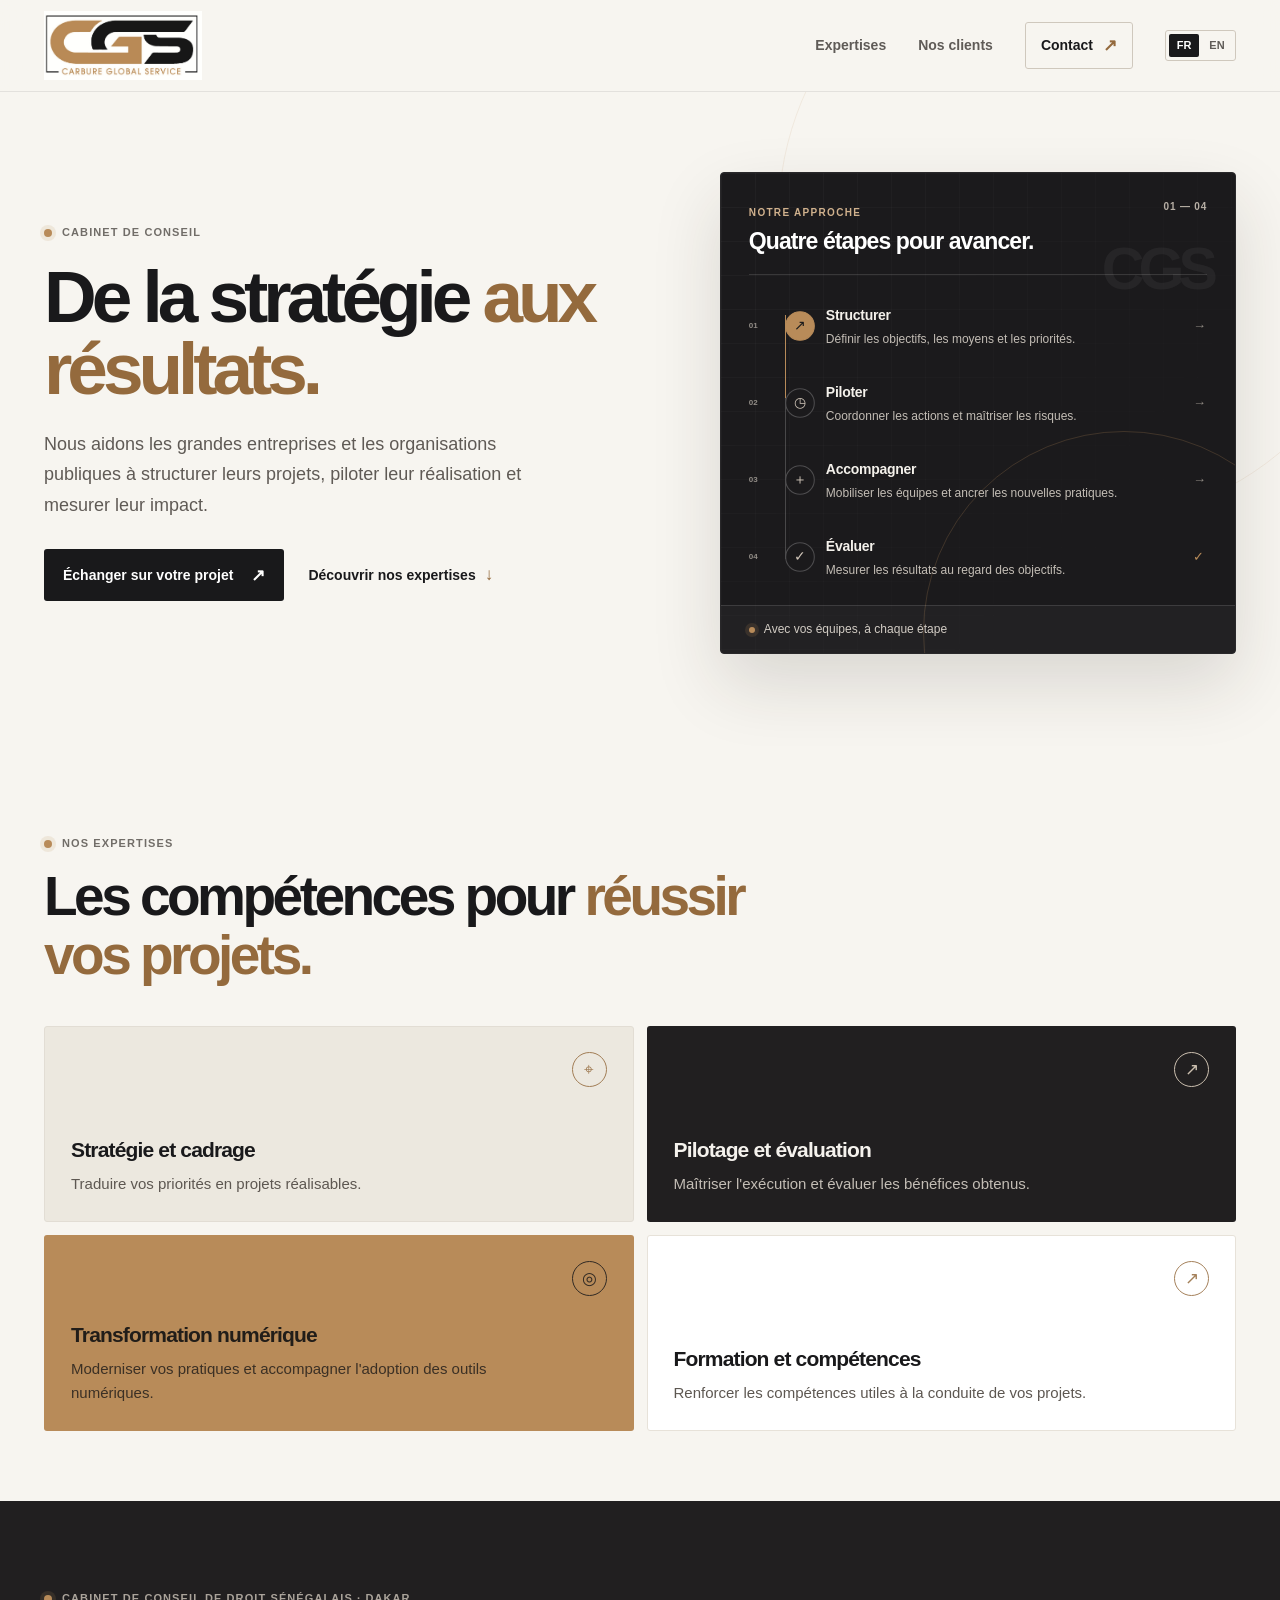
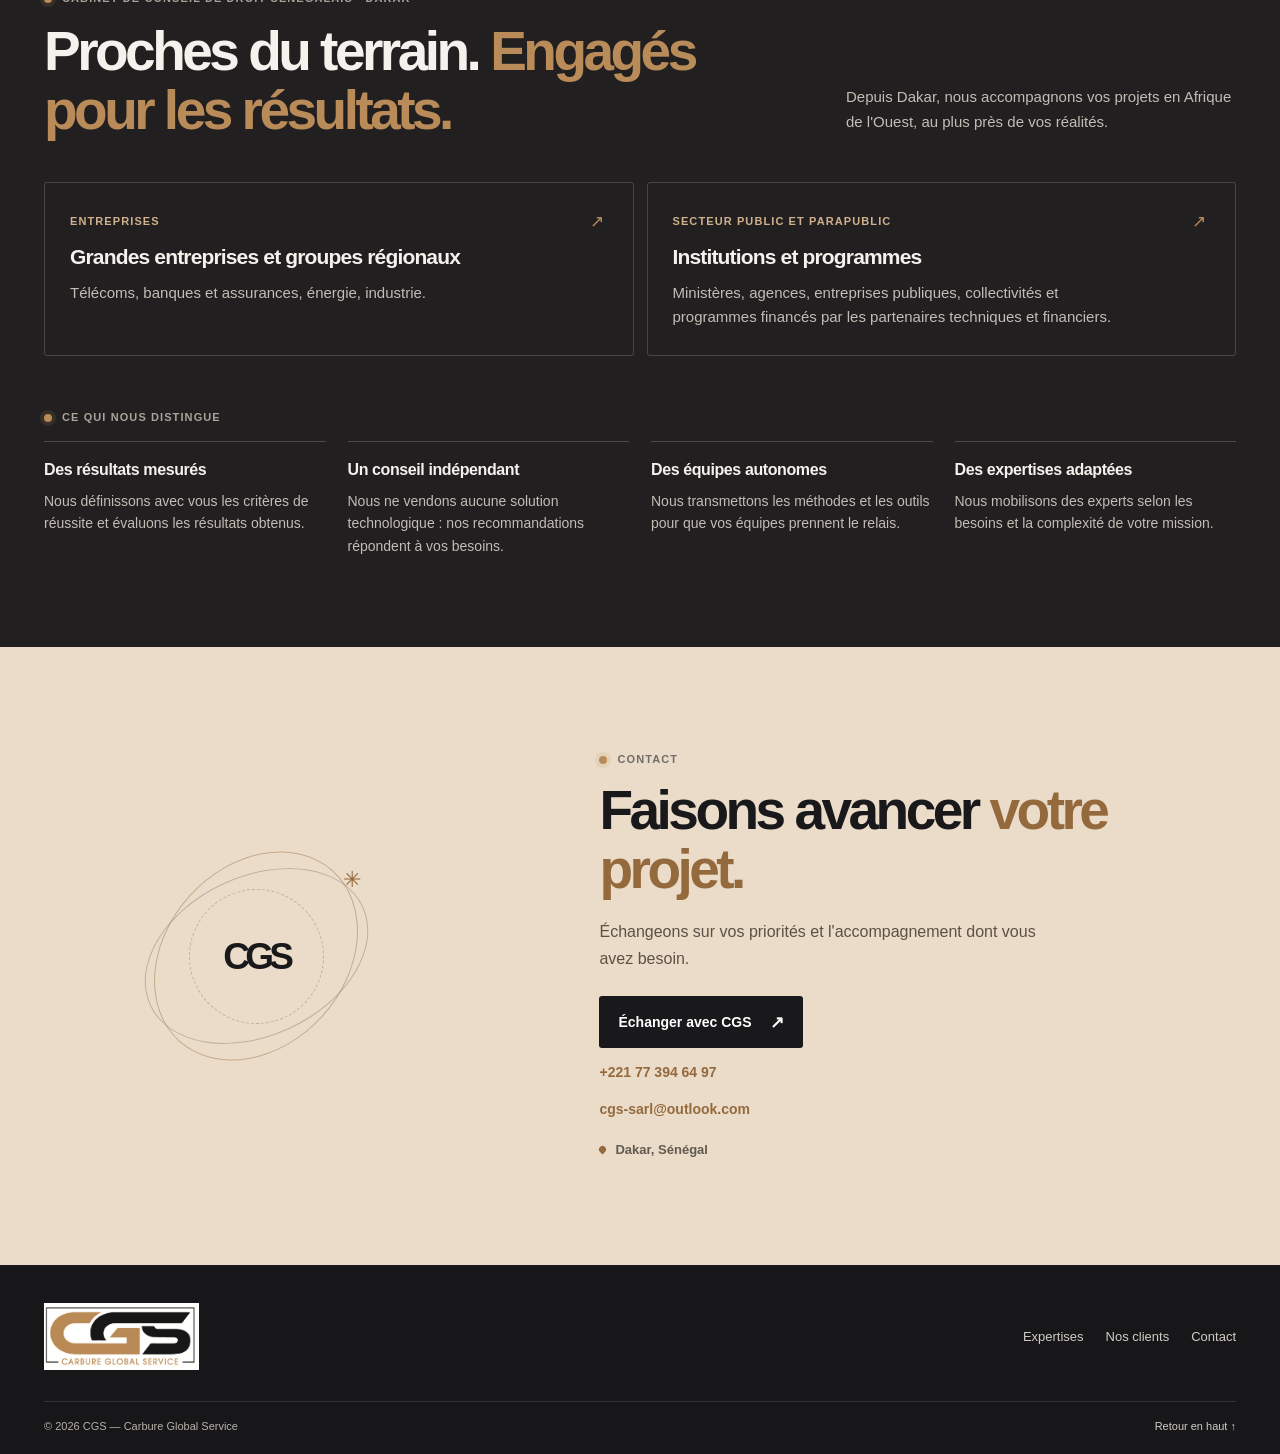
<file: index.html>
<!doctype html>
<html lang="fr">
  <head>
    <meta charset="utf-8" />
    <meta name="viewport" content="width=device-width, initial-scale=1" />
    <meta name="theme-color" content="#171719" />
    <meta name="description" content="CGS accompagne les grandes entreprises et les organisations publiques en Afrique de l'Ouest : stratégie, pilotage, transformation numérique et formation." />
    <meta property="og:type" content="website" />
    <meta property="og:locale" content="fr_SN" />
    <meta property="og:title" content="CGS — De la stratégie aux résultats." />
    <meta property="og:description" content="De la conception de vos projets à la mesure de leur impact, CGS accompagne vos équipes à chaque étape." />
    <title>CGS — De la stratégie aux résultats.</title>
    <link rel="alternate" hreflang="fr" href="./index.html" />
    <link rel="alternate" hreflang="en" href="./en/index.html" />
    <link rel="icon" type="image/svg+xml" href="favicon.svg" />
    <link rel="stylesheet" href="styles.css?v=10" />
    <script src="script.js?v=3" defer></script>
  </head>
  <body>
    <a class="skip-link" href="#contenu">Aller au contenu</a>
    <header class="site-header">
      <div class="container nav-wrap">
        <a class="brand" href="#accueil" aria-label="CGS, accueil">
          <img class="brand-logo" src="assets/cgs-logo.jpg" alt="Carbure Global Service" />
        </a>
        <button class="menu-toggle" type="button" aria-expanded="false" aria-controls="navigation" aria-label="Ouvrir le menu" data-label-open="Ouvrir le menu" data-label-close="Fermer le menu">
          <span></span><span></span>
        </button>
        <nav class="navigation" id="navigation" aria-label="Navigation principale">
          <a href="#expertises">Expertises</a>
          <a href="#clients">Nos clients</a>
          <a class="nav-cta" href="#contact">Contact <span aria-hidden="true">↗</span></a>
          <div class="language-switch" role="group" aria-label="Sélection de la langue">
            <a href="index.html" lang="fr" hreflang="fr" aria-current="page">FR</a>
            <a href="en/index.html" lang="en" hreflang="en">EN</a>
          </div>
        </nav>
      </div>
    </header>

    <main id="contenu">
      <section class="hero section-pad" id="accueil">
        <div class="container hero-grid">
          <div class="hero-copy" data-reveal>
            <p class="eyebrow"><span class="eyebrow-dot"></span> Cabinet de conseil</p>
            <h1>De la stratégie <em>aux résultats.</em></h1>
            <p class="hero-lead">Nous aidons les grandes entreprises et les organisations publiques à structurer leurs projets, piloter leur réalisation et mesurer leur impact.</p>
            <div class="hero-actions">
              <a class="button button-dark" href="#contact">Échanger sur votre projet <span aria-hidden="true">↗</span></a>
              <a class="text-link" href="#expertises">Découvrir nos expertises <span aria-hidden="true">↓</span></a>
            </div>
          </div>

          <div class="cycle-panel" data-reveal role="region" aria-labelledby="cycle-title">
            <div class="cycle-panel-head"><div><span class="panel-kicker">NOTRE APPROCHE</span><h2 id="cycle-title">Quatre étapes pour avancer.</h2></div><span class="panel-index">01 — 04</span></div>
            <div class="cycle-list">
              <article class="cycle-item"><span class="cycle-number">01</span><span class="cycle-marker marker-filled" aria-hidden="true">↗</span><div><h3>Structurer</h3><p>Définir les objectifs, les moyens et les priorités.</p></div><span class="cycle-arrow" aria-hidden="true">→</span></article>
              <article class="cycle-item"><span class="cycle-number">02</span><span class="cycle-marker" aria-hidden="true">◷</span><div><h3>Piloter</h3><p>Coordonner les actions et maîtriser les risques.</p></div><span class="cycle-arrow" aria-hidden="true">→</span></article>
              <article class="cycle-item"><span class="cycle-number">03</span><span class="cycle-marker" aria-hidden="true">＋</span><div><h3>Accompagner</h3><p>Mobiliser les équipes et ancrer les nouvelles pratiques.</p></div><span class="cycle-arrow" aria-hidden="true">→</span></article>
              <article class="cycle-item"><span class="cycle-number">04</span><span class="cycle-marker" aria-hidden="true">✓</span><div><h3>Évaluer</h3><p>Mesurer les résultats au regard des objectifs.</p></div><span class="cycle-arrow" aria-hidden="true">✓</span></article>
            </div>
            <div class="cycle-panel-foot"><span class="status-dot" aria-hidden="true"></span> Avec vos équipes, à chaque étape</div>
            <span class="panel-watermark" aria-hidden="true">CGS</span>
          </div>
        </div>
      </section>

      <section class="section section-pad expertise-section" id="expertises">
        <div class="container">
          <div class="section-heading heading-split" data-reveal>
            <div><p class="eyebrow"><span class="eyebrow-dot"></span> Nos expertises</p><h2>Les compétences pour <em>réussir vos projets.</em></h2></div>
          </div>
          <div class="expertise-grid">
            <article class="expertise-card card-sand" data-reveal>
              <div class="card-top"><span class="card-symbol" aria-hidden="true">⌖</span></div>
              <h3>Stratégie et cadrage</h3>
              <p>Traduire vos priorités en projets réalisables.</p>
            </article>
            <article class="expertise-card card-dark" data-reveal>
              <div class="card-top"><span class="card-symbol" aria-hidden="true">↗</span></div>
              <h3>Pilotage et évaluation</h3>
              <p>Maîtriser l'exécution et évaluer les bénéfices obtenus.</p>
            </article>
            <article class="expertise-card card-gold" data-reveal>
              <div class="card-top"><span class="card-symbol" aria-hidden="true">◎</span></div>
              <h3>Transformation numérique</h3>
              <p>Moderniser vos pratiques et accompagner l'adoption des outils numériques.</p>
            </article>
            <article class="expertise-card card-light" data-reveal>
              <div class="card-top"><span class="card-symbol" aria-hidden="true">↗</span></div>
              <h3>Formation et compétences</h3>
              <p>Renforcer les compétences utiles à la conduite de vos projets.</p>
            </article>
          </div>
        </div>
      </section>

      <section class="clients-section section-pad" id="clients">
        <div class="container">
          <div class="section-heading heading-split" data-reveal>
            <div><p class="eyebrow eyebrow-light"><span class="eyebrow-dot"></span> Cabinet de conseil de droit sénégalais · Dakar</p><h2>Proches du terrain. <em>Engagés pour les résultats.</em></h2></div>
            <p class="heading-aside">Depuis Dakar, nous accompagnons vos projets en Afrique de l'Ouest, au plus près de vos réalités.</p>
          </div>
          <div class="audience-grid">
            <article class="audience-card" data-reveal><div><span class="audience-kicker">ENTREPRISES</span><h3>Grandes entreprises et groupes régionaux</h3><p>Télécoms, banques et assurances, énergie, industrie.</p></div><span class="audience-icon" aria-hidden="true">↗</span></article>
            <article class="audience-card" data-reveal><div><span class="audience-kicker">SECTEUR PUBLIC ET PARAPUBLIC</span><h3>Institutions et programmes</h3><p>Ministères, agences, entreprises publiques, collectivités et programmes financés par les partenaires techniques et financiers.</p></div><span class="audience-icon" aria-hidden="true">↗</span></article>
          </div>
          <div class="proof-heading" data-reveal><p class="eyebrow eyebrow-light"><span class="eyebrow-dot"></span> Ce qui nous distingue</p></div>
          <div class="proof-grid">
            <article data-reveal><h3>Des résultats mesurés</h3><p>Nous définissons avec vous les critères de réussite et évaluons les résultats obtenus.</p></article>
            <article data-reveal><h3>Un conseil indépendant</h3><p>Nous ne vendons aucune solution technologique : nos recommandations répondent à vos besoins.</p></article>
            <article data-reveal><h3>Des équipes autonomes</h3><p>Nous transmettons les méthodes et les outils pour que vos équipes prennent le relais.</p></article>
            <article data-reveal><h3>Des expertises adaptées</h3><p>Nous mobilisons des experts selon les besoins et la complexité de votre mission.</p></article>
          </div>
        </div>
      </section>

      <section class="closing section-pad" id="contact">
        <div class="container closing-inner">
          <div class="closing-art" data-reveal aria-hidden="true"><span class="closing-ring ring-one"></span><span class="closing-ring ring-two"></span><span class="closing-ring ring-three"></span><span class="closing-monogram">CGS</span><span class="closing-spark">✳</span></div>
          <div class="closing-copy" data-reveal><p class="eyebrow"><span class="eyebrow-dot"></span> Contact</p><h2>Faisons avancer <em>votre projet.</em></h2><p>Échangeons sur vos priorités et l'accompagnement dont vous avez besoin.</p><a class="button button-dark" href="mailto:cgs-sarl@outlook.com?subject=Échange%20avec%20CGS">Échanger avec CGS <span aria-hidden="true">↗</span></a><a class="contact-link" href="tel:+221773946497">+221 77 394 64 97</a><a class="contact-link" href="mailto:cgs-sarl@outlook.com">cgs-sarl@outlook.com</a><span class="contact-location"><span class="local-marker" aria-hidden="true"></span> Dakar, Sénégal</span></div>
        </div>
      </section>
    </main>

    <footer class="site-footer">
      <div class="container footer-main">
        <a class="brand footer-brand" href="#accueil" aria-label="CGS, retour à l'accueil"><img class="brand-logo" src="assets/cgs-logo.jpg" alt="Carbure Global Service" /></a>
        <div class="footer-links"><a href="#expertises">Expertises</a><a href="#clients">Nos clients</a><a href="#contact">Contact</a></div>
      </div>
      <div class="container footer-bottom"><span>© <span id="year">2026</span> CGS — Carbure Global Service</span><a href="#accueil">Retour en haut ↑</a></div>
    </footer>
  </body>
</html>
</file>
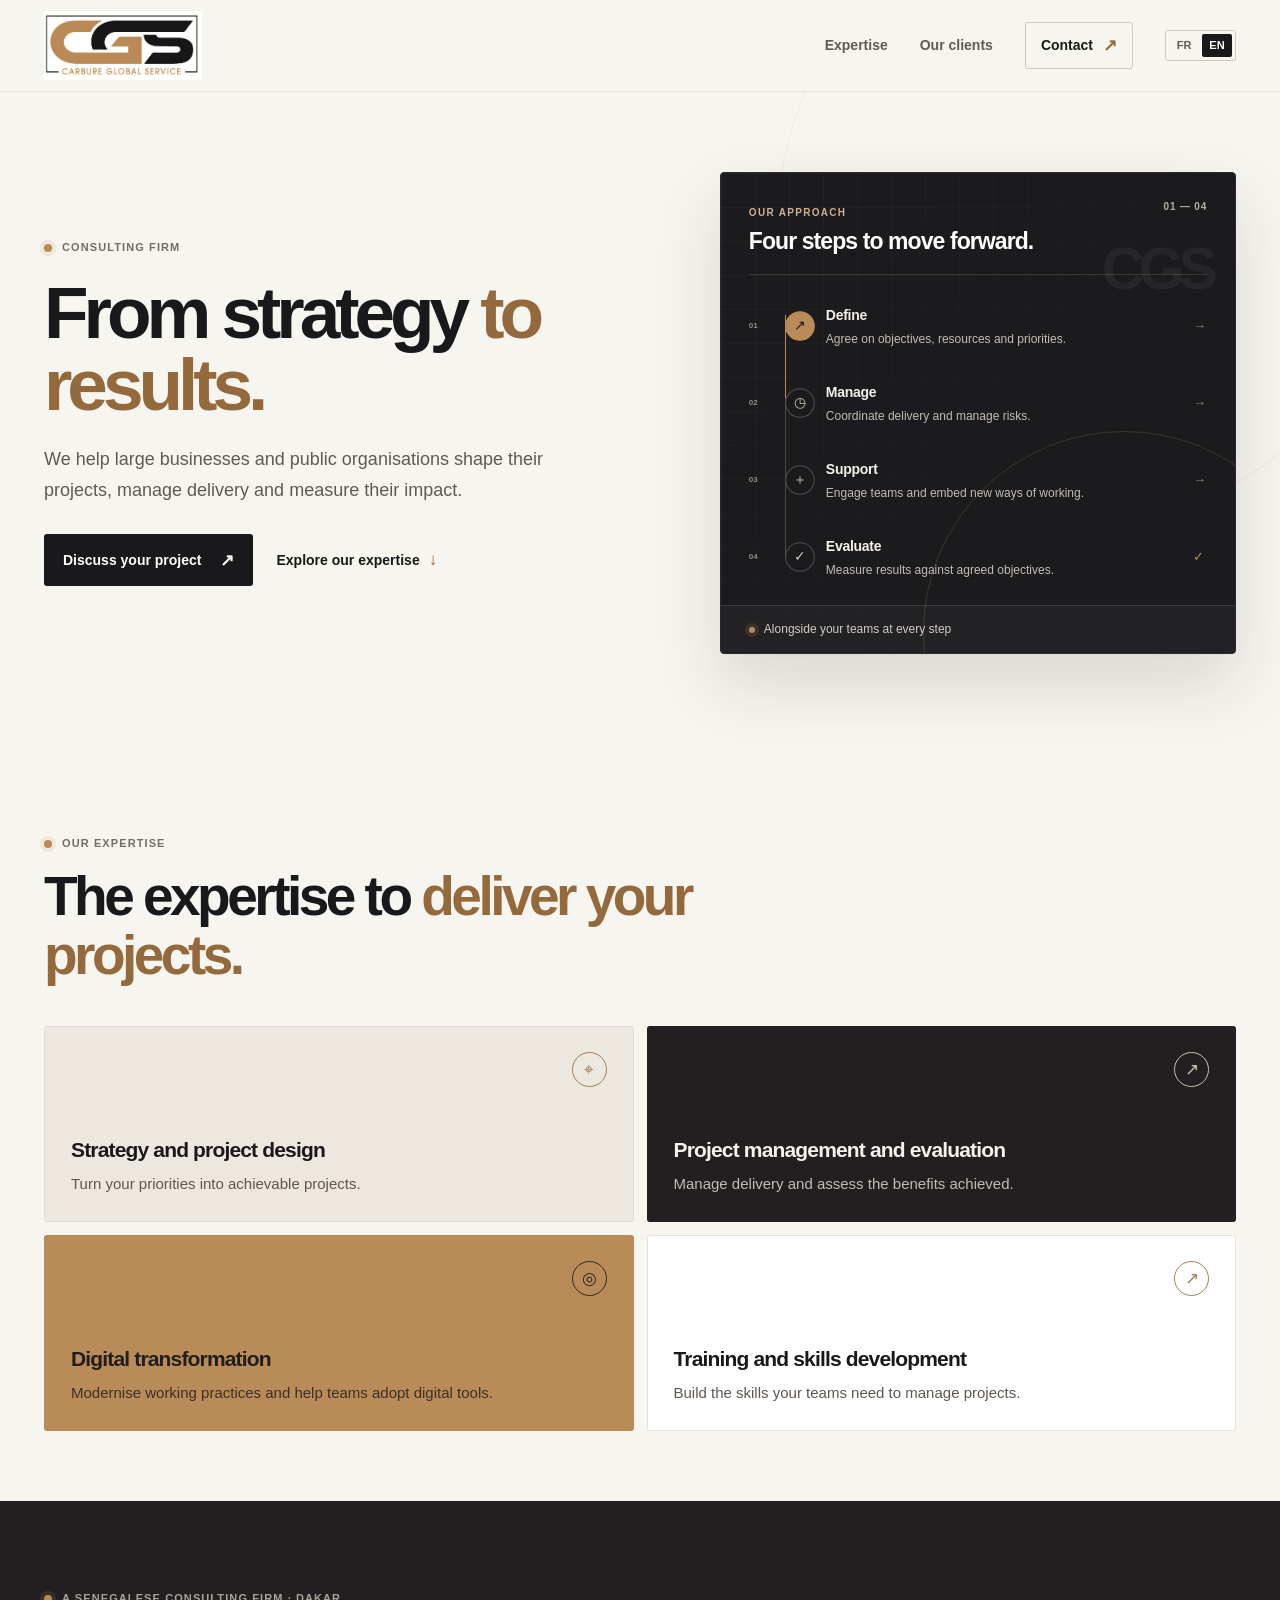
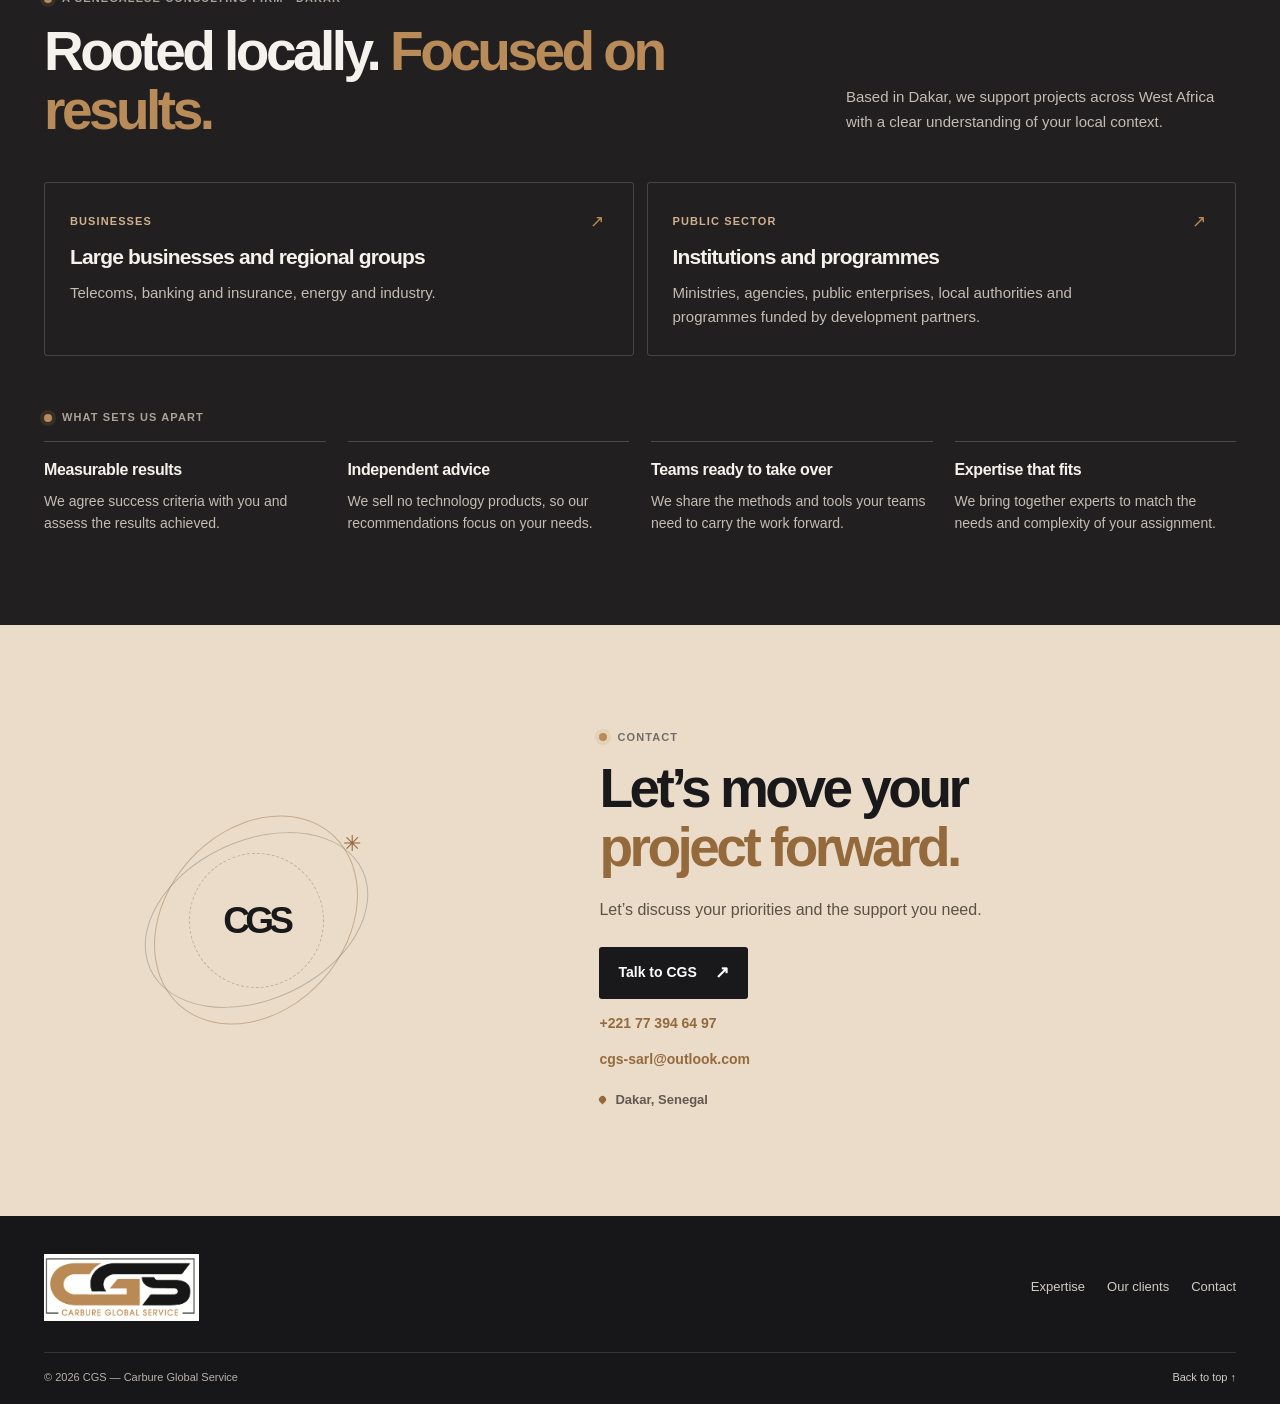
<file: en/index.html>
<!doctype html>
<html lang="en">
  <head>
    <meta charset="utf-8" />
    <meta name="viewport" content="width=device-width, initial-scale=1" />
    <meta name="theme-color" content="#171719" />
    <meta name="description" content="CGS supports large businesses and public organisations across West Africa with strategy, project management, digital transformation and training." />
    <meta property="og:type" content="website" />
    <meta property="og:locale" content="en_GB" />
    <meta property="og:title" content="CGS — From strategy to results." />
    <meta property="og:description" content="From project design to impact evaluation, CGS works alongside your teams at every stage." />
    <title>CGS — From strategy to results.</title>
    <link rel="alternate" hreflang="fr" href="../index.html" />
    <link rel="alternate" hreflang="en" href="./index.html" />
    <link rel="icon" type="image/svg+xml" href="../favicon.svg" />
    <link rel="stylesheet" href="../styles.css?v=10" />
    <script src="../script.js?v=3" defer></script>
  </head>
  <body>
    <a class="skip-link" href="#content">Skip to content</a>
    <header class="site-header">
      <div class="container nav-wrap">
        <a class="brand" href="#home" aria-label="CGS, home">
          <img class="brand-logo" src="../assets/cgs-logo.jpg" alt="Carbure Global Service" />
        </a>
        <button class="menu-toggle" type="button" aria-expanded="false" aria-controls="navigation" aria-label="Open menu" data-label-open="Open menu" data-label-close="Close menu">
          <span></span><span></span>
        </button>
        <nav class="navigation" id="navigation" aria-label="Main navigation">
          <a href="#expertise">Expertise</a>
          <a href="#clients">Our clients</a>
          <a class="nav-cta" href="#contact">Contact <span aria-hidden="true">↗</span></a>
          <div class="language-switch" role="group" aria-label="Choose language">
            <a href="../index.html" lang="fr" hreflang="fr">FR</a>
            <a href="index.html" lang="en" hreflang="en" aria-current="page">EN</a>
          </div>
        </nav>
      </div>
    </header>

    <main id="content">
      <section class="hero section-pad" id="home">
        <div class="container hero-grid">
          <div class="hero-copy" data-reveal>
            <p class="eyebrow"><span class="eyebrow-dot"></span> Consulting firm</p>
            <h1>From strategy <em>to results.</em></h1>
            <p class="hero-lead">We help large businesses and public organisations shape their projects, manage delivery and measure their impact.</p>
            <div class="hero-actions">
              <a class="button button-dark" href="#contact">Discuss your project <span aria-hidden="true">↗</span></a>
              <a class="text-link" href="#expertise">Explore our expertise <span aria-hidden="true">↓</span></a>
            </div>
          </div>

          <div class="cycle-panel" data-reveal role="region" aria-labelledby="cycle-title">
            <div class="cycle-panel-head"><div><span class="panel-kicker">OUR APPROACH</span><h2 id="cycle-title">Four steps to move forward.</h2></div><span class="panel-index">01 — 04</span></div>
            <div class="cycle-list">
              <article class="cycle-item"><span class="cycle-number">01</span><span class="cycle-marker marker-filled" aria-hidden="true">↗</span><div><h3>Define</h3><p>Agree on objectives, resources and priorities.</p></div><span class="cycle-arrow" aria-hidden="true">→</span></article>
              <article class="cycle-item"><span class="cycle-number">02</span><span class="cycle-marker" aria-hidden="true">◷</span><div><h3>Manage</h3><p>Coordinate delivery and manage risks.</p></div><span class="cycle-arrow" aria-hidden="true">→</span></article>
              <article class="cycle-item"><span class="cycle-number">03</span><span class="cycle-marker" aria-hidden="true">＋</span><div><h3>Support</h3><p>Engage teams and embed new ways of working.</p></div><span class="cycle-arrow" aria-hidden="true">→</span></article>
              <article class="cycle-item"><span class="cycle-number">04</span><span class="cycle-marker" aria-hidden="true">✓</span><div><h3>Evaluate</h3><p>Measure results against agreed objectives.</p></div><span class="cycle-arrow" aria-hidden="true">✓</span></article>
            </div>
            <div class="cycle-panel-foot"><span class="status-dot" aria-hidden="true"></span> Alongside your teams at every step</div>
            <span class="panel-watermark" aria-hidden="true">CGS</span>
          </div>
        </div>
      </section>

      <section class="section section-pad expertise-section" id="expertise">
        <div class="container">
          <div class="section-heading heading-split" data-reveal>
            <div><p class="eyebrow"><span class="eyebrow-dot"></span> Our expertise</p><h2>The expertise to <em>deliver your projects.</em></h2></div>
          </div>
          <div class="expertise-grid">
            <article class="expertise-card card-sand" data-reveal>
              <div class="card-top"><span class="card-symbol" aria-hidden="true">⌖</span></div>
              <h3>Strategy and project design</h3>
              <p>Turn your priorities into achievable projects.</p>
            </article>
            <article class="expertise-card card-dark" data-reveal>
              <div class="card-top"><span class="card-symbol" aria-hidden="true">↗</span></div>
              <h3>Project management and evaluation</h3>
              <p>Manage delivery and assess the benefits achieved.</p>
            </article>
            <article class="expertise-card card-gold" data-reveal>
              <div class="card-top"><span class="card-symbol" aria-hidden="true">◎</span></div>
              <h3>Digital transformation</h3>
              <p>Modernise working practices and help teams adopt digital tools.</p>
            </article>
            <article class="expertise-card card-light" data-reveal>
              <div class="card-top"><span class="card-symbol" aria-hidden="true">↗</span></div>
              <h3>Training and skills development</h3>
              <p>Build the skills your teams need to manage projects.</p>
            </article>
          </div>
        </div>
      </section>

      <section class="clients-section section-pad" id="clients">
        <div class="container">
          <div class="section-heading heading-split" data-reveal>
            <div><p class="eyebrow eyebrow-light"><span class="eyebrow-dot"></span> A Senegalese consulting firm · Dakar</p><h2>Rooted locally. <em>Focused on results.</em></h2></div>
            <p class="heading-aside">Based in Dakar, we support projects across West Africa with a clear understanding of your local context.</p>
          </div>
          <div class="audience-grid">
            <article class="audience-card" data-reveal><div><span class="audience-kicker">BUSINESSES</span><h3>Large businesses and regional groups</h3><p>Telecoms, banking and insurance, energy and industry.</p></div><span class="audience-icon" aria-hidden="true">↗</span></article>
            <article class="audience-card" data-reveal><div><span class="audience-kicker">PUBLIC SECTOR</span><h3>Institutions and programmes</h3><p>Ministries, agencies, public enterprises, local authorities and programmes funded by development partners.</p></div><span class="audience-icon" aria-hidden="true">↗</span></article>
          </div>
          <div class="proof-heading" data-reveal><p class="eyebrow eyebrow-light"><span class="eyebrow-dot"></span> What sets us apart</p></div>
          <div class="proof-grid">
            <article data-reveal><h3>Measurable results</h3><p>We agree success criteria with you and assess the results achieved.</p></article>
            <article data-reveal><h3>Independent advice</h3><p>We sell no technology products, so our recommendations focus on your needs.</p></article>
            <article data-reveal><h3>Teams ready to take over</h3><p>We share the methods and tools your teams need to carry the work forward.</p></article>
            <article data-reveal><h3>Expertise that fits</h3><p>We bring together experts to match the needs and complexity of your assignment.</p></article>
          </div>
        </div>
      </section>

      <section class="closing section-pad" id="contact">
        <div class="container closing-inner">
          <div class="closing-art" data-reveal aria-hidden="true"><span class="closing-ring ring-one"></span><span class="closing-ring ring-two"></span><span class="closing-ring ring-three"></span><span class="closing-monogram">CGS</span><span class="closing-spark">✳</span></div>
          <div class="closing-copy" data-reveal><p class="eyebrow"><span class="eyebrow-dot"></span> Contact</p><h2>Let’s move your <em>project forward.</em></h2><p>Let’s discuss your priorities and the support you need.</p><a class="button button-dark" href="mailto:cgs-sarl@outlook.com?subject=Project%20enquiry%20for%20CGS">Talk to CGS <span aria-hidden="true">↗</span></a><a class="contact-link" href="tel:+221773946497">+221 77 394 64 97</a><a class="contact-link" href="mailto:cgs-sarl@outlook.com">cgs-sarl@outlook.com</a><span class="contact-location"><span class="local-marker" aria-hidden="true"></span> Dakar, Senegal</span></div>
        </div>
      </section>
    </main>

    <footer class="site-footer">
      <div class="container footer-main">
        <a class="brand footer-brand" href="#home" aria-label="CGS, back to home"><img class="brand-logo" src="../assets/cgs-logo.jpg" alt="Carbure Global Service" /></a>
        <div class="footer-links"><a href="#expertise">Expertise</a><a href="#clients">Our clients</a><a href="#contact">Contact</a></div>
      </div>
      <div class="container footer-bottom"><span>© <span id="year">2026</span> CGS — Carbure Global Service</span><a href="#home">Back to top ↑</a></div>
    </footer>
  </body>
</html>
</file>
<file: styles.css>
:root {
  --paper: #f7f5f0;
  --paper-deep: #eeeae2;
  --ink: #19191b;
  --ink-soft: #333235;
  --muted: #716d68;
  --line: #ded9d0;
  --gold: #b88b59;
  --gold-deep: #946a3d;
  --gold-pale: #eadcc9;
  --white: #fff;
  --font: "Segoe UI", Arial, sans-serif;
  --display: "Aptos Display", "Segoe UI", Arial, sans-serif;
  --max: 1192px;
}

* { box-sizing: border-box; }
html { scroll-behavior: smooth; scroll-padding-top: 92px; }
body { margin: 0; background: var(--paper); color: var(--ink); font-family: var(--font); font-size: 15px; line-height: 1.65; -webkit-font-smoothing: antialiased; }
button, a { font: inherit; }
a { color: inherit; text-decoration: none; }
button { color: inherit; }
::selection { background: var(--gold-pale); color: var(--ink); }
:focus-visible { outline: 3px solid var(--gold); outline-offset: 4px; }
.container { width: min(var(--max), calc(100% - 64px)); margin-inline: auto; }
.section-pad { padding-block: 105px; }
.skip-link { position: absolute; left: 18px; top: -70px; z-index: 20; padding: 10px 15px; border-radius: 4px; background: var(--ink); color: var(--white); }
.skip-link:focus { top: 14px; }

.site-header { position: sticky; z-index: 10; top: 0; background: rgb(247 245 240 / 94%); backdrop-filter: blur(14px); border-bottom: 1px solid rgb(25 25 27 / 9%); }
.nav-wrap { min-height: 91px; display: flex; align-items: center; justify-content: space-between; gap: 28px; }
.brand { display: inline-flex; align-items: center; flex: 0 0 auto; }
.brand-logo { display: block; width: 158px; height: auto; object-fit: contain; }
.navigation { display: flex; align-items: center; gap: clamp(18px, 2.5vw, 32px); font-size: 14px; font-weight: 650; }
.navigation > a:not(.nav-cta) { color: #5f5b57; transition: color .2s ease; }
.navigation > a:not(.nav-cta):hover, .footer-links a:hover { color: var(--gold-deep); }
.nav-cta { display: inline-flex; align-items: center; gap: 10px; padding: 11px 15px; border: 1px solid #cfc8bd; border-radius: 3px; transition: background .2s ease, border .2s ease; }
.nav-cta:hover { background: var(--white); border-color: var(--ink); }
.nav-cta span { color: var(--gold-deep); font-size: 17px; line-height: 1; }
.language-switch { display: inline-flex; align-items: center; gap: 3px; padding: 3px; border: 1px solid #cfc8bd; border-radius: 3px; font-size: 11px; font-weight: 750; line-height: 1; }
.language-switch a { min-width: 30px; padding: 6px 5px; border-radius: 2px; color: #5f5b57; text-align: center; transition: background .2s ease, color .2s ease; }
.language-switch a[aria-current="page"] { background: var(--ink); color: var(--white); }
.language-switch a:hover:not([aria-current="page"]) { background: var(--white); color: var(--ink); }
.menu-toggle { display: none; }

.hero { position: relative; padding-top: 80px; padding-bottom: 92px; overflow: hidden; }
.hero::before { position: absolute; top: -180px; right: -110px; width: 610px; height: 610px; border: 1px solid rgb(184 139 89 / 12%); border-radius: 50%; content: ""; pointer-events: none; }
.hero-grid { position: relative; display: grid; grid-template-columns: 1fr .9fr; align-items: center; gap: clamp(50px, 8vw, 105px); }
.hero-copy { padding-block: 14px; }
.eyebrow { display: flex; align-items: center; gap: 10px; margin: 0 0 21px; color: var(--muted); font-size: 11px; font-weight: 750; letter-spacing: .1em; line-height: 1.4; text-transform: uppercase; }
.eyebrow-dot { display: inline-block; width: 8px; height: 8px; flex: 0 0 8px; border-radius: 50%; background: var(--gold); box-shadow: 0 0 0 4px rgb(184 139 89 / 14%); }
h1, h2, h3, p { margin-top: 0; }
h1, h2, h3 { font-family: var(--display); }
h1 { max-width: 630px; margin-bottom: 23px; font-size: clamp(49px, 5.7vw, 76px); font-weight: 650; line-height: .99; letter-spacing: -.069em; }
h1 em, h2 em { color: var(--gold-deep); font-style: normal; }
.hero-lead { max-width: 520px; margin-bottom: 29px; color: #5f5a55; font-size: 18px; line-height: 1.7; }
.hero-actions { display: flex; align-items: center; flex-wrap: wrap; gap: 24px; }
.button { display: inline-flex; min-height: 52px; align-items: center; justify-content: center; gap: 18px; padding: 0 18px; border: 1px solid transparent; border-radius: 3px; font-size: 14px; font-weight: 750; transition: transform .2s ease, background .2s ease, border .2s ease; }
.button:hover { transform: translateY(-2px); }
.button span { font-size: 17px; line-height: 1; }
.button-dark { background: var(--ink); color: var(--white); }
.button-dark:hover { background: #353337; }
.text-link { display: inline-flex; gap: 9px; align-items: center; font-size: 14px; font-weight: 750; }
.text-link span { color: var(--gold-deep); font-size: 17px; }

html.motion-ready [data-reveal] { opacity: 0; transform: translateY(18px); transition: opacity .55s ease, transform .65s cubic-bezier(.2,.75,.25,1), box-shadow .25s ease, border-color .25s ease; }
html.motion-ready [data-reveal].is-visible { opacity: 1; transform: translateY(0); }
html.motion-ready .cycle-panel[data-reveal] { transition-delay: .12s; }
html.motion-ready .cycle-panel .cycle-item { opacity: 0; transform: translateY(8px); transition: opacity .42s ease, transform .5s cubic-bezier(.2,.75,.25,1); }
html.motion-ready .cycle-panel.is-visible .cycle-item { opacity: 1; transform: translateY(0); }
html.motion-ready .cycle-panel.is-visible .cycle-item:nth-child(1) { transition-delay: .12s; }
html.motion-ready .cycle-panel.is-visible .cycle-item:nth-child(2) { transition-delay: .23s; }
html.motion-ready .cycle-panel.is-visible .cycle-item:nth-child(3) { transition-delay: .34s; }
html.motion-ready .cycle-panel.is-visible .cycle-item:nth-child(4) { transition-delay: .45s; }
html.motion-ready .cycle-panel .cycle-marker { transition: background-color .3s ease, border-color .3s ease, transform .35s ease; }
html.motion-ready .cycle-panel.is-visible .cycle-marker { transform: scale(1.06); }
html.motion-ready .expertise-grid .expertise-card:nth-child(2),
html.motion-ready .proof-grid article:nth-child(2) { transition-delay: .07s; }
html.motion-ready .expertise-grid .expertise-card:nth-child(3),
html.motion-ready .proof-grid article:nth-child(3) { transition-delay: .14s; }
html.motion-ready .expertise-grid .expertise-card:nth-child(4),
html.motion-ready .proof-grid article:nth-child(4) { transition-delay: .21s; }
html.motion-ready .audience-grid .audience-card:nth-child(2) { transition-delay: .1s; }
.expertise-card { transition: box-shadow .25s ease; }
.expertise-card:hover { box-shadow: 0 12px 28px rgb(25 25 27 / 10%); }
.audience-card { transition: border-color .25s ease; }
.audience-card:hover { border-color: rgb(184 139 89 / 68%); }
html.motion-ready .closing-art .closing-ring { opacity: .25; transition: opacity .55s ease, transform .7s cubic-bezier(.2,.75,.25,1); }
html.motion-ready .closing-art[data-reveal]:not(.is-visible) .ring-one { transform: rotate(-25deg) scale(.86); }
html.motion-ready .closing-art[data-reveal]:not(.is-visible) .ring-two { transform: rotate(42deg) scale(.86); }
html.motion-ready .closing-art[data-reveal]:not(.is-visible) .ring-three { transform: scale(.86); }
html.motion-ready .closing-art.is-visible .closing-ring { opacity: 1; }
html.motion-ready .closing-art.is-visible .ring-two { transition-delay: .1s; }
html.motion-ready .closing-art.is-visible .ring-three { transition-delay: .2s; }

.cycle-panel { position: relative; padding: 26px 28px 0; overflow: hidden; border: 1px solid #29282a; border-radius: 4px; background: #1b1a1c; color: #f7f4ef; box-shadow: 0 30px 70px rgb(39 32 25 / 14%); isolation: isolate; }
.cycle-panel::before { position: absolute; z-index: -1; inset: 0; background-image: linear-gradient(rgb(255 255 255 / 3%) 1px, transparent 1px), linear-gradient(90deg, rgb(255 255 255 / 3%) 1px, transparent 1px); background-size: 34px 34px; content: ""; mask-image: linear-gradient(130deg, #000, transparent 85%); }
.cycle-panel::after { position: absolute; z-index: -1; right: -90px; bottom: -180px; width: 400px; height: 400px; border: 1px solid rgb(184 139 89 / 23%); border-radius: 50%; content: ""; }
.cycle-panel-head { display: flex; align-items: flex-start; justify-content: space-between; padding-bottom: 21px; border-bottom: 1px solid rgb(255 255 255 / 13%); }
.panel-kicker { color: #d0b18d; font-size: 10px; font-weight: 750; letter-spacing: .13em; }
.cycle-panel-head h2 { margin: 5px 0 0; color: var(--white); font-size: 23px; font-weight: 600; letter-spacing: -.04em; }
.panel-index { color: #b7afa5; font-size: 10px; font-weight: 700; letter-spacing: .08em; }
.cycle-list { position: relative; padding-block: 12px 10px; }
.cycle-list::before { position: absolute; top: 40px; bottom: 46px; left: 36px; width: 1px; background: linear-gradient(var(--gold) 0 34%, rgb(255 255 255 / 20%) 34% 100%); content: ""; }
.cycle-item { position: relative; display: grid; grid-template-columns: 25px 28px 1fr 14px; align-items: center; gap: 12px; min-height: 77px; }
.cycle-number { color: #928d87; font-size: 8px; font-weight: 700; }
.cycle-marker { display: grid; width: 28px; height: 28px; place-items: center; border: 1px solid rgb(255 255 255 / 22%); border-radius: 50%; background: #1b1a1c; color: #d2c7ba; font-size: 13px; }
.marker-filled { border-color: var(--gold); background: var(--gold); color: var(--ink); }
.cycle-item h3 { margin: 0; color: #f4f1eb; font-size: 14px; font-weight: 700; letter-spacing: -.02em; }
.cycle-item p { margin: 3px 0 0; color: #c3bdb5; font-size: 12px; line-height: 1.5; }
.cycle-arrow { color: #8f8982; font-size: 13px; }
.cycle-item:last-child .cycle-arrow { color: var(--gold); }
.cycle-panel-foot { display: flex; align-items: center; gap: 9px; min-height: 48px; margin-inline: -28px; padding-inline: 28px; border-top: 1px solid rgb(255 255 255 / 12%); background: rgb(255 255 255 / 3%); color: #d2ccc4; font-size: 12px; }
.status-dot { width: 6px; height: 6px; border-radius: 50%; background: var(--gold); box-shadow: 0 0 0 4px rgb(184 139 89 / 15%); }
.panel-watermark { position: absolute; right: 23px; top: 48px; color: rgb(255 255 255 / 5%); font-family: var(--display); font-size: 59px; font-weight: 800; letter-spacing: -.1em; pointer-events: none; }

.section { background: var(--paper); }
.section-heading { margin-bottom: 42px; }
.heading-split { display: flex; align-items: end; justify-content: space-between; gap: 38px; }
.heading-split .eyebrow { margin-bottom: 15px; }
h2 { max-width: 700px; margin-bottom: 0; font-size: clamp(38px, 4.4vw, 55px); font-weight: 630; line-height: 1.07; letter-spacing: -.064em; }
.heading-aside { width: min(390px, 40%); margin: 0 0 5px; color: #625d57; font-size: 15px; line-height: 1.65; }
.expertise-section { padding-top: 90px; padding-bottom: 70px; }
.expertise-grid { display: grid; grid-template-columns: repeat(2, 1fr); gap: 13px; }
.expertise-card { min-height: 196px; display: flex; flex-direction: column; padding: 25px 26px; border: 1px solid transparent; border-radius: 3px; }
.card-sand { background: #ece8df; border-color: #e2ddd4; }
.card-dark { background: #211f20; color: #f5f2ed; }
.card-gold { background: #b88b59; color: #211d19; }
.card-light { background: #fff; border-color: #e7e2d9; }
.card-top { display: flex; align-items: flex-start; justify-content: flex-end; margin-bottom: 14px; }
.card-symbol { display: grid; width: 35px; height: 35px; place-items: center; border: 1px solid currentColor; border-radius: 50%; color: var(--gold-deep); font-size: 17px; opacity: .85; }
.card-dark .card-symbol { color: var(--gold-pale); }
.card-gold .card-symbol { color: var(--ink); }
.expertise-card h3 { max-width: 420px; margin: auto 0 9px; font-size: 21px; line-height: 1.25; letter-spacing: -.04em; }
.expertise-card p { max-width: 470px; margin: 0; color: #5d5751; font-size: 15px; line-height: 1.6; }
.card-dark p { color: #c3bdb5; }
.card-gold p { color: #3b3025; }

.eyebrow-light { color: #aaa39a; }
.clients-section { padding-block: 90px; background: #211f20; color: #f5f2ed; }
.clients-section h2 em { color: var(--gold); }
.clients-section .heading-aside { color: #c4bdb5; }
.audience-grid { display: grid; grid-template-columns: 1fr 1fr; gap: 13px; }
.audience-card { display: grid; grid-template-columns: 1fr 18px; align-items: start; gap: 18px; min-height: 172px; padding: 25px; border: 1px solid rgb(255 255 255 / 17%); border-radius: 3px; }
.audience-kicker { color: #d0b18d; font-size: 11px; font-weight: 800; letter-spacing: .1em; }
.audience-card h3 { max-width: 400px; margin: 11px 0 10px; font-size: 21px; line-height: 1.3; letter-spacing: -.04em; }
.audience-card p { max-width: 440px; margin: 0; color: #c4bdb5; font-size: 15px; line-height: 1.65; }
.audience-icon { color: var(--gold); font-size: 17px; }
.proof-heading { margin-top: 54px; }
.proof-heading .eyebrow { margin-bottom: 16px; }
.proof-grid { display: grid; grid-template-columns: repeat(4, 1fr); gap: 22px; }
.proof-grid article { padding-top: 15px; border-top: 1px solid rgb(255 255 255 / 19%); }
.proof-grid h3 { margin: 0 0 6px; font-size: 16px; letter-spacing: -.025em; }
.proof-grid p { margin: 0; color: #c4bdb5; font-size: 14px; line-height: 1.6; }

.closing { position: relative; overflow: hidden; background: var(--gold-pale); }
.closing-inner { display: grid; grid-template-columns: .8fr 1.2fr; align-items: center; gap: 11%; min-height: 300px; }
.closing-art { position: relative; display: grid; width: 290px; height: 260px; place-items: center; justify-self: center; }
.closing-ring { position: absolute; border: 1px solid rgb(25 25 27 / 22%); border-radius: 50%; transform: rotate(-25deg); }
.ring-one { width: 235px; height: 160px; }
.ring-two { width: 180px; height: 230px; transform: rotate(42deg); border-color: rgb(148 106 61 / 43%); }
.ring-three { width: 135px; height: 135px; border-style: dashed; }
.closing-monogram { font-family: var(--display); font-size: 37px; line-height: 1; font-weight: 800; letter-spacing: -.13em; }
.closing-spark { position: absolute; top: 36px; right: 40px; color: var(--gold-deep); font-size: 22px; }
.closing-copy { max-width: 535px; }
.closing-copy .eyebrow { margin-bottom: 14px; }
.closing-copy h2 { font-size: clamp(39px, 4.5vw, 55px); }
.closing-copy > p:not(.eyebrow) { max-width: 450px; margin: 19px 0 24px; color: #5c5145; font-size: 16px; line-height: 1.7; }
.contact-link { display: flex; width: fit-content; margin-top: 13px; color: var(--gold-deep); font-size: 14px; font-weight: 750; }
.contact-location { display: flex; align-items: center; gap: 9px; margin-top: 18px; color: #62594f; font-size: 13px; font-weight: 650; }
.local-marker { display: inline-block; width: 7px; height: 7px; border-radius: 50% 50% 50% 0; transform: rotate(-45deg); background: var(--gold-deep); }

.site-footer { padding: 38px 0 18px; background: #171719; color: #f0ede8; }
.footer-main { display: grid; grid-template-columns: 1fr auto; align-items: center; padding-bottom: 31px; }
.footer-brand .brand-logo { width: 155px; }
.footer-links { display: flex; justify-content: end; flex-wrap: wrap; gap: 10px 22px; color: #d0cbc3; font-size: 13px; }
.footer-bottom { display: flex; align-items: center; justify-content: space-between; gap: 20px; padding-top: 15px; border-top: 1px solid rgb(255 255 255 / 13%); color: #b7b1a9; font-size: 11px; }
.footer-bottom a { color: #d2ccc4; }

@media (max-width: 960px) {
  .container { width: min(var(--max), calc(100% - 48px)); }
  .navigation { gap: 12px; font-size: 12px; }
  .nav-cta { padding-inline: 10px; }
  .hero { padding-top: 62px; }
  .hero-grid { grid-template-columns: 1fr .92fr; gap: 35px; }
  .cycle-panel { padding-inline: 21px; }
  .cycle-panel-foot { margin-inline: -21px; padding-inline: 21px; }
  .heading-aside { width: min(340px, 40%); }
  .proof-grid { grid-template-columns: repeat(2, 1fr); }
}

@media (max-width: 700px) {
  html { scroll-padding-top: 70px; }
  .container { width: min(var(--max), calc(100% - 40px)); }
  .section-pad { padding-block: 75px; }
  .nav-wrap { min-height: 69px; }
  .brand-logo { width: 138px; }
  .menu-toggle { position: relative; z-index: 12; width: 42px; height: 42px; display: grid; align-content: center; justify-items: center; gap: 6px; border: 1px solid #cfc8bd; border-radius: 3px; background: transparent; cursor: pointer; }
  .menu-toggle span { width: 16px; height: 1px; background: var(--ink); transition: transform .2s ease; }
  .menu-toggle[aria-expanded="true"] span:first-child { transform: translateY(3.5px) rotate(45deg); }
  .menu-toggle[aria-expanded="true"] span:last-child { transform: translateY(-3.5px) rotate(-45deg); }
  .navigation { position: absolute; top: 68px; right: 0; left: 0; display: none; align-items: stretch; gap: 0; padding: 8px 20px 18px; border-bottom: 1px solid var(--line); background: var(--paper); box-shadow: 0 18px 30px rgb(25 25 27 / 8%); }
  .navigation.is-open { display: flex; flex-direction: column; }
  .navigation > a:not(.nav-cta) { padding: 13px 4px; border-bottom: 1px solid #e5e0d7; }
  .navigation .nav-cta { justify-content: space-between; margin-top: 13px; }
  .language-switch { align-self: flex-start; margin-top: 13px; }
  .hero { padding-top: 48px; padding-bottom: 58px; }
  .hero-grid { display: flex; flex-direction: column; align-items: stretch; gap: 39px; }
  .hero-copy { padding: 0; }
  .eyebrow { margin-bottom: 17px; font-size: 10px; }
  .hero h1 { max-width: 560px; font-size: clamp(46px, 12vw, 64px); }
  .hero-lead { font-size: 16px; }
  .hero-actions { gap: 16px; }
  .button { min-height: 48px; font-size: 13px; }
  .cycle-panel { padding: 21px 18px 0; }
  .cycle-panel-head h2 { font-size: 20px; }
  .cycle-panel-foot { margin-inline: -18px; padding-inline: 18px; }
  .cycle-list::before { left: 31px; }
  .cycle-item { grid-template-columns: 20px 27px 1fr 12px; gap: 9px; min-height: 72px; }
  .cycle-marker { width: 27px; height: 27px; }
  .cycle-item h3 { font-size: 13px; }
  .cycle-item p { font-size: 11px; }
  .panel-watermark { right: 16px; font-size: 48px; }
  .section-heading { margin-bottom: 29px; }
  .heading-split { display: block; }
  .heading-aside { width: 100%; max-width: 470px; margin-top: 15px; font-size: 14px; }
  h2 { font-size: clamp(37px, 10vw, 48px); }
  .expertise-section { padding-bottom: 77px; }
  .expertise-grid { grid-template-columns: 1fr; gap: 10px; }
  .expertise-card { min-height: 0; padding: 22px; }
  .expertise-card h3 { font-size: 19px; }
  .expertise-card p { font-size: 14px; }
  .audience-grid { grid-template-columns: 1fr; gap: 10px; }
  .audience-card { grid-template-columns: 1fr 13px; gap: 12px; min-height: 0; padding: 21px 16px; }
  .audience-card h3 { font-size: 18px; }
  .audience-card p { font-size: 14px; }
  .proof-heading { margin-top: 42px; }
  .proof-grid { grid-template-columns: 1fr; gap: 16px; }
  .proof-grid h3 { font-size: 16px; }
  .proof-grid p { font-size: 14px; }
  .closing-inner { grid-template-columns: 1fr; gap: 17px; }
  .closing-art { width: 220px; height: 178px; }
  .ring-one { width: 177px; height: 126px; }
  .ring-two { width: 135px; height: 175px; }
  .ring-three { width: 103px; height: 103px; }
  .closing-monogram { font-size: 30px; }
  .closing-spark { top: 18px; right: 27px; }
  .closing-copy { max-width: none; }
  .closing-copy h2 { font-size: clamp(39px, 10.7vw, 52px); }
  .closing-copy > p:not(.eyebrow) { font-size: 15px; }
  .footer-main { grid-template-columns: 1fr; gap: 21px; padding-bottom: 24px; }
  .footer-brand .brand-logo { width: 138px; }
  .footer-links { justify-content: start; gap: 11px 16px; font-size: 12px; }
  .footer-bottom { flex-wrap: wrap; gap: 9px 17px; font-size: 10px; }
}

@media (max-width: 370px) {
  .container { width: calc(100% - 32px); }
  .hero-actions { align-items: flex-start; flex-direction: column; }
  .cycle-panel { padding-inline: 13px; }
  .cycle-panel-foot { margin-inline: -13px; padding-inline: 13px; }
  .cycle-list::before { left: 28px; }
  .cycle-item { grid-template-columns: 17px 25px 1fr 10px; gap: 7px; }
  .cycle-marker { width: 25px; height: 25px; }
  .cycle-item { grid-template-columns: 16px 24px 1fr 8px; gap: 6px; }
  .cycle-marker { width: 24px; height: 24px; font-size: 11px; }
  .cycle-item h3 { font-size: 12px; }
  .cycle-item p { font-size: 10px; }
}

@media (prefers-reduced-motion: reduce) {
  *, *::before, *::after { scroll-behavior: auto !important; transition-duration: .01ms !important; animation-duration: .01ms !important; animation-iteration-count: 1 !important; }
  html.motion-ready [data-reveal], html.motion-ready .cycle-panel .cycle-item { opacity: 1 !important; transform: none !important; }
}
</file>
